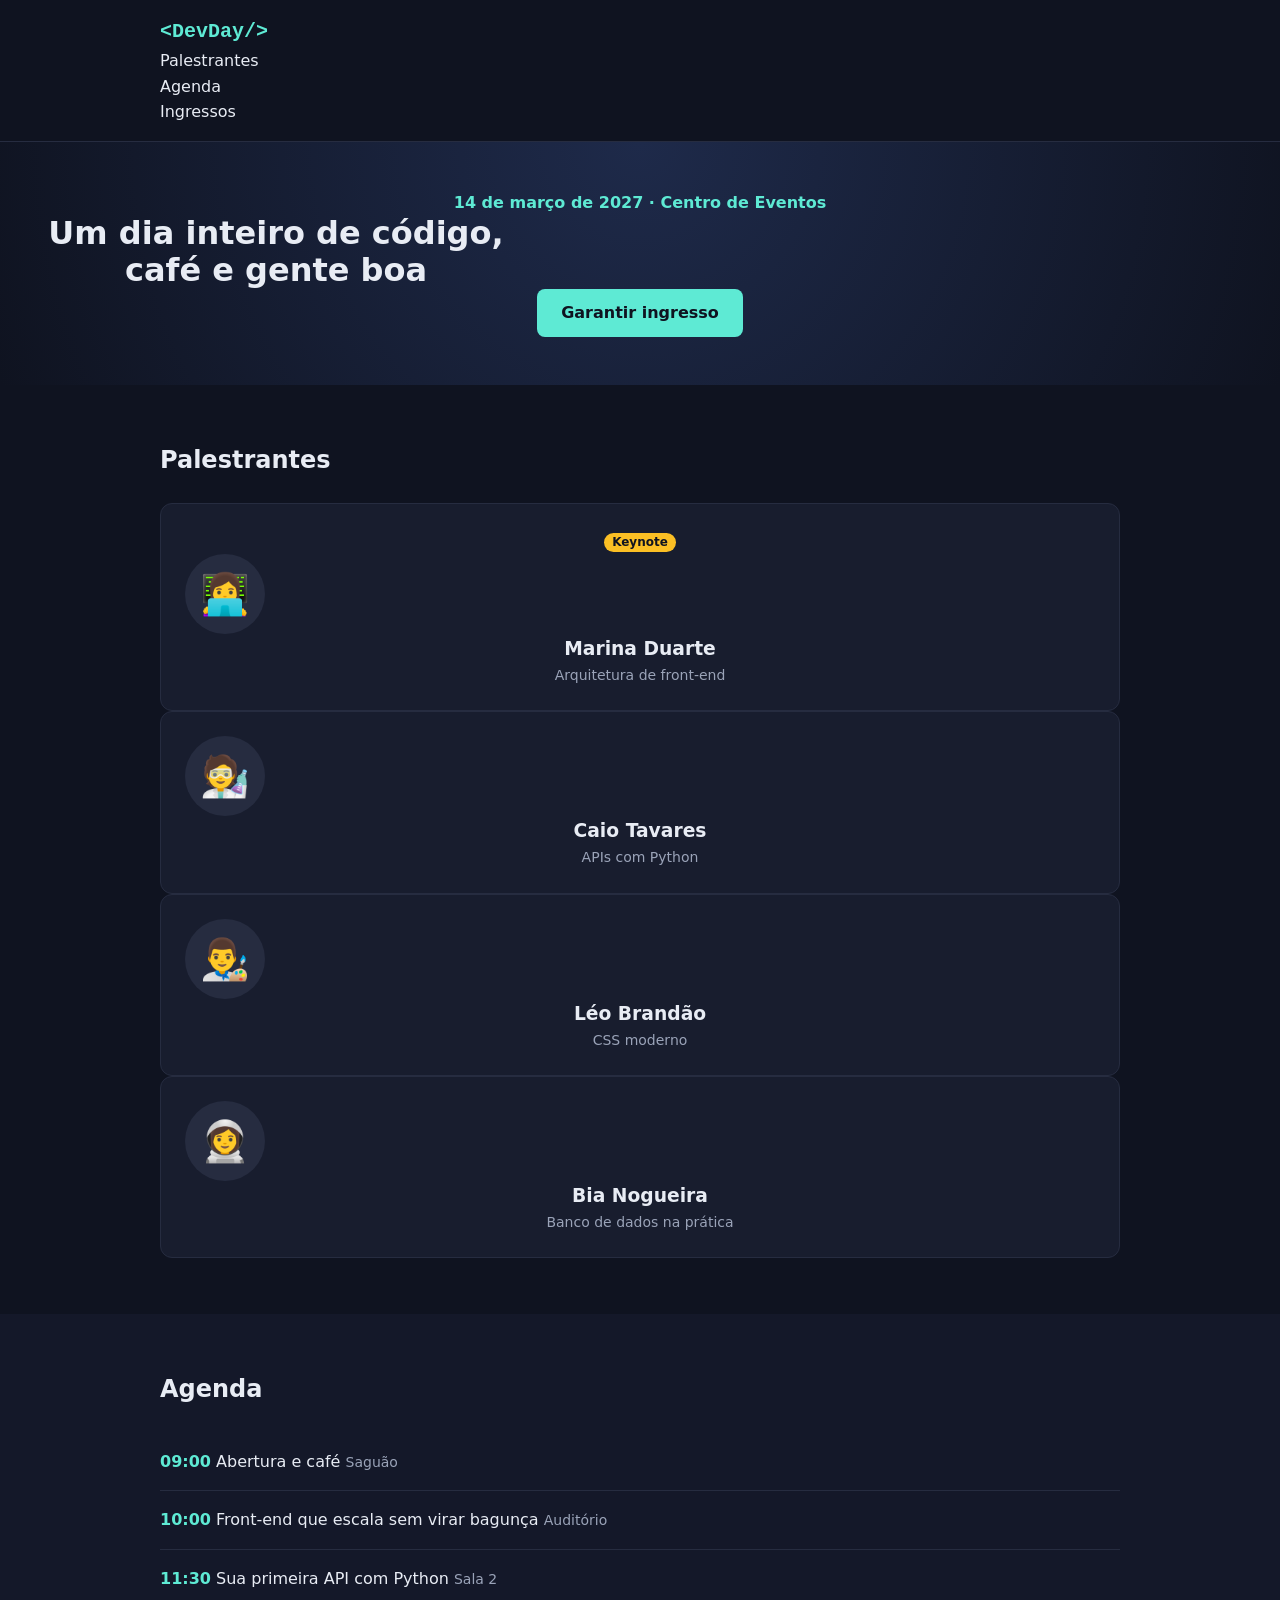
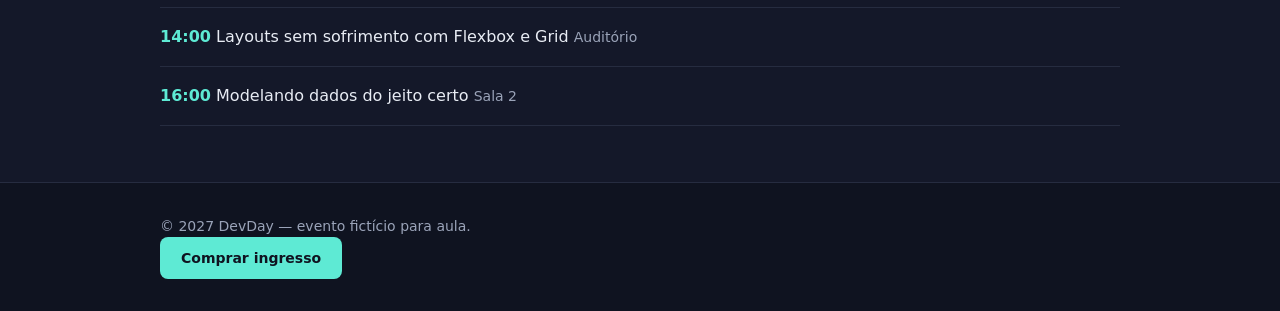
<file: CSS - 14-11-26/desafio/index.html>
<!DOCTYPE html>
<html lang="pt-BR">
<head>
  <meta charset="UTF-8">
  <meta name="viewport" content="width=device-width, initial-scale=1.0">
  <title>DevDay 2027</title>
  <!-- O enunciado está no arquivo enunciado.md, nesta mesma pasta. -->
  <style>
    /* ===== BASE (não mexer) ===== */
    * {
      box-sizing: border-box;
      margin: 0;
      padding: 0;
    }

    body {
      font-family: system-ui, sans-serif;
      line-height: 1.6;
      color: #e8ecf4;
      background-color: #0f1320;
    }

    a {
      color: inherit;
      text-decoration: none;
    }

    ul {
      list-style: none;
    }

    h1 {
      max-width: 16em;
      font-size: 2rem;
      line-height: 1.15;
    }

    h2 {
      margin-bottom: 1.5rem;
      font-size: 1.5rem;
    }

    .container {
      max-width: 1000px;
      margin: 0 auto;
      padding: 0 1.25rem;
    }

    section {
      padding: 3.5rem 0;
    }

    .botao {
      display: inline-block;
      padding: 0.7em 1.5em;
      font-weight: 700;
      color: #0f1320;
      background-color: #5eead4;
      border-radius: 8px;
    }

    .topo {
      padding: 1rem 0;
      background-color: #0f1320;
      border-bottom: 1px solid #262c40;
    }

    .logo {
      font-family: ui-monospace, Menlo, Consolas, monospace;
      font-size: 1.25rem;
      font-weight: 700;
      color: #5eead4;
    }

    .hero {
      padding: 3rem 1.25rem;
      text-align: center;
      background: radial-gradient(circle at top, #1e2a4a, #0f1320);
    }

    .hero-data {
      font-weight: 600;
      color: #5eead4;
    }

    .palestrante {
      padding: 1.5rem;
      text-align: center;
      background-color: #181d2e;
      border: 1px solid #262c40;
      border-radius: 12px;
    }

    .avatar {
      width: 80px;
      height: 80px;
      font-size: 2.5rem;
      line-height: 80px;
      background-color: #262c40;
      border-radius: 50%;
    }

    .palestrante p {
      font-size: 0.875rem;
      color: #9aa3b8;
    }

    .selo {
      padding: 0.2em 0.7em;
      font-size: 0.75rem;
      font-weight: 700;
      color: #0f1320;
      background-color: #fbbf24;
      border-radius: 999px;
    }

    .agenda {
      background-color: #141829;
    }

    .sessao {
      padding: 1rem 0;
      border-bottom: 1px solid #262c40;
    }

    .sessao-hora {
      font-weight: 700;
      font-variant-numeric: tabular-nums;
      color: #5eead4;
    }

    .sessao-sala {
      font-size: 0.875rem;
      color: #9aa3b8;
    }

    .rodape {
      padding: 2rem 0;
      font-size: 0.875rem;
      color: #9aa3b8;
      border-top: 1px solid #262c40;
    }

    /* ===== SEU CSS AQUI ===== */

  </style>
</head>
<body>

  <header class="topo">
    <div class="container topo-conteudo">
      <a class="logo" href="#">&lt;DevDay/&gt;</a>

      <nav aria-label="Principal">
        <ul class="menu">
          <li><a href="#palestrantes">Palestrantes</a></li>
          <li><a href="#agenda">Agenda</a></li>
          <li><a href="#ingressos">Ingressos</a></li>
        </ul>
      </nav>
    </div>
  </header>

  <main>

    <section class="hero">
      <p class="hero-data">14 de março de 2027 · Centro de Eventos</p>
      <h1>Um dia inteiro de código, café e gente boa</h1>
      <a class="botao" href="#ingressos">Garantir ingresso</a>
    </section>

    <section id="palestrantes">
      <div class="container">
        <h2>Palestrantes</h2>

        <div class="palestrantes-grade">
          <article class="palestrante">
            <span class="selo">Keynote</span>
            <div class="avatar" aria-hidden="true">👩‍💻</div>
            <h3>Marina Duarte</h3>
            <p>Arquitetura de front-end</p>
          </article>

          <article class="palestrante">
            <div class="avatar" aria-hidden="true">🧑‍🔬</div>
            <h3>Caio Tavares</h3>
            <p>APIs com Python</p>
          </article>

          <article class="palestrante">
            <div class="avatar" aria-hidden="true">👨‍🎨</div>
            <h3>Léo Brandão</h3>
            <p>CSS moderno</p>
          </article>

          <article class="palestrante">
            <div class="avatar" aria-hidden="true">👩‍🚀</div>
            <h3>Bia Nogueira</h3>
            <p>Banco de dados na prática</p>
          </article>
        </div>
      </div>
    </section>

    <section class="agenda" id="agenda">
      <div class="container">
        <h2>Agenda</h2>

        <ul class="agenda-lista">
          <li class="sessao">
            <time class="sessao-hora">09:00</time>
            <span class="sessao-titulo">Abertura e café</span>
            <span class="sessao-sala">Saguão</span>
          </li>
          <li class="sessao">
            <time class="sessao-hora">10:00</time>
            <span class="sessao-titulo">Front-end que escala sem virar bagunça</span>
            <span class="sessao-sala">Auditório</span>
          </li>
          <li class="sessao">
            <time class="sessao-hora">11:30</time>
            <span class="sessao-titulo">Sua primeira API com Python</span>
            <span class="sessao-sala">Sala 2</span>
          </li>
          <li class="sessao">
            <time class="sessao-hora">14:00</time>
            <span class="sessao-titulo">Layouts sem sofrimento com Flexbox e Grid</span>
            <span class="sessao-sala">Auditório</span>
          </li>
          <li class="sessao">
            <time class="sessao-hora">16:00</time>
            <span class="sessao-titulo">Modelando dados do jeito certo</span>
            <span class="sessao-sala">Sala 2</span>
          </li>
        </ul>
      </div>
    </section>

  </main>

  <footer class="rodape" id="ingressos">
    <div class="container rodape-conteudo">
      <p>© 2027 DevDay — evento fictício para aula.</p>
      <a class="botao" href="#">Comprar ingresso</a>
    </div>
  </footer>

</body>
</html>
</file>
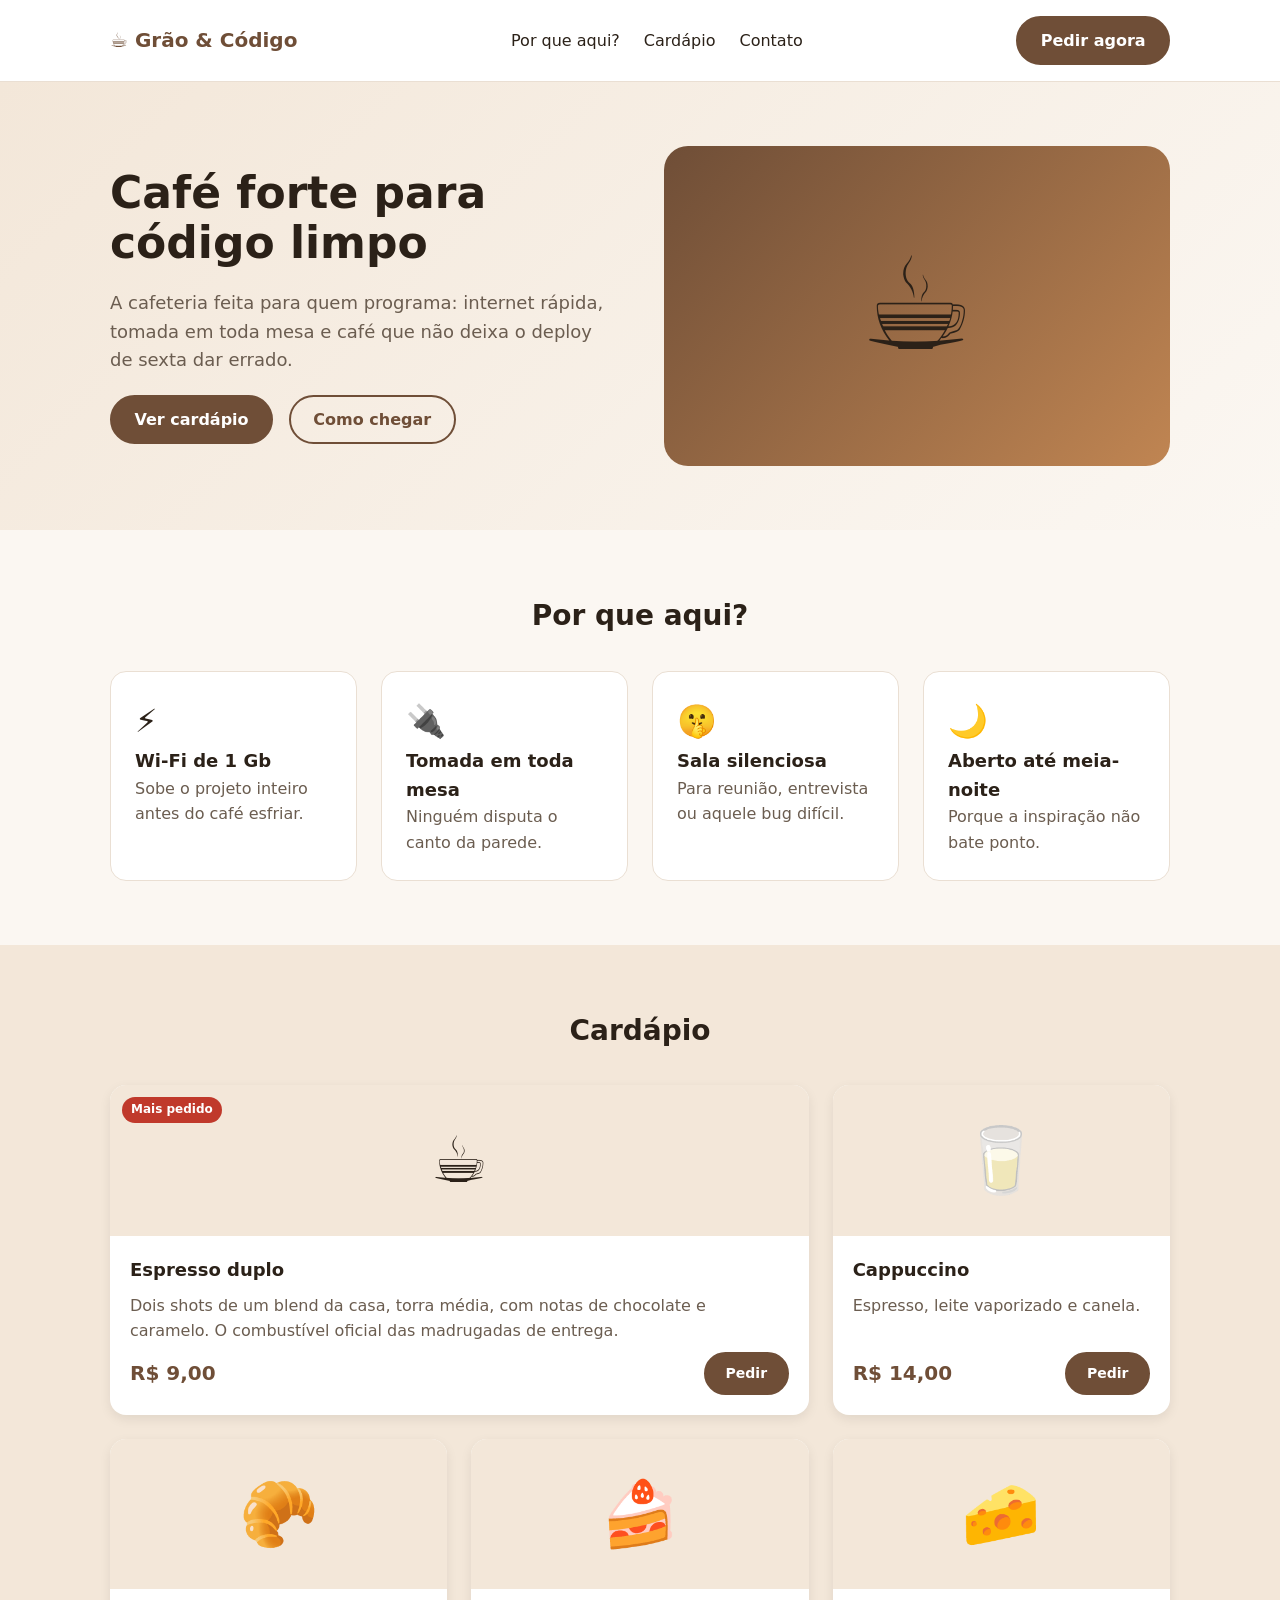
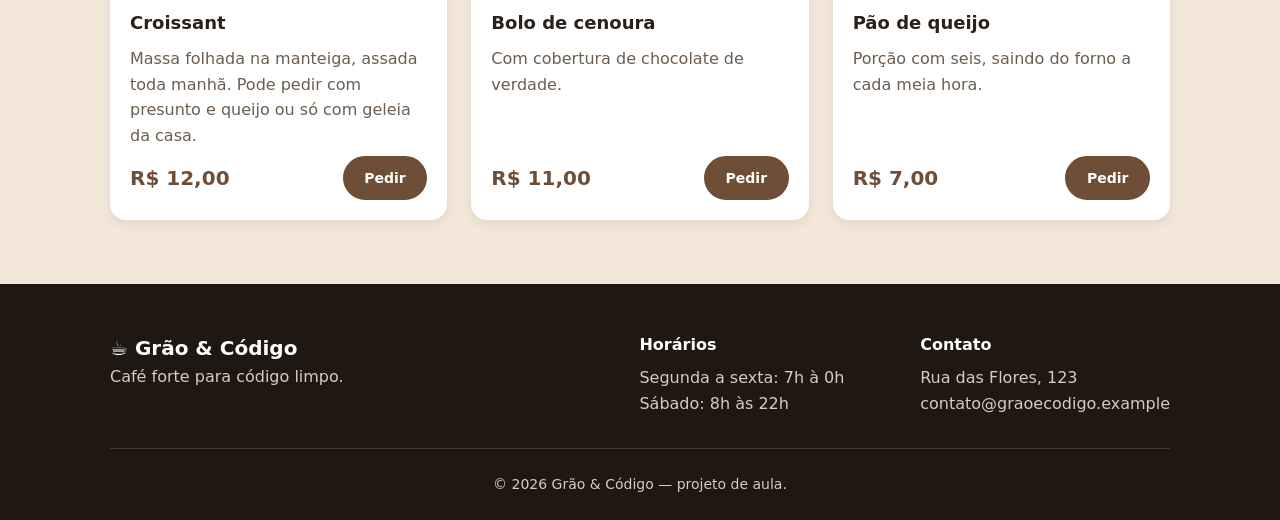
<file: CSS - 14-11-26/projeto/index.html>
<!DOCTYPE html>
<html lang="pt-BR">
<head>
  <meta charset="UTF-8">
  <meta name="viewport" content="width=device-width, initial-scale=1.0">
  <title>Grão &amp; Código — cafeteria para devs</title>
  <link rel="stylesheet" href="style.css">
</head>
<body>

  <header class="topo">
    <div class="container topo-conteudo">
      <a class="logo" href="#">☕ Grão &amp; Código</a>

      <nav aria-label="Principal">
        <ul class="menu">
          <li><a href="#vantagens">Por que aqui?</a></li>
          <li><a href="#cardapio">Cardápio</a></li>
          <li><a href="#contato">Contato</a></li>
        </ul>
      </nav>

      <a class="botao topo-botao" href="#cardapio">Pedir agora</a>
    </div>
  </header>

  <main>

    <section class="hero">
      <div class="container hero-conteudo">
        <div class="hero-texto">
          <h1>Café forte para código limpo</h1>
          <p>A cafeteria feita para quem programa: internet rápida, tomada em toda mesa e café que não deixa o deploy de sexta dar errado.</p>
          <div class="hero-acoes">
            <a class="botao" href="#cardapio">Ver cardápio</a>
            <a class="botao botao-secundario" href="#contato">Como chegar</a>
          </div>
        </div>

        <div class="hero-imagem" role="img" aria-label="Xícara de café">☕</div>
      </div>
    </section>

    <section class="vantagens" id="vantagens">
      <div class="container">
        <h2>Por que aqui?</h2>

        <div class="vantagens-lista">
          <article class="vantagem">
            <span class="vantagem-icone" aria-hidden="true">⚡</span>
            <h3>Wi-Fi de 1 Gb</h3>
            <p>Sobe o projeto inteiro antes do café esfriar.</p>
          </article>

          <article class="vantagem">
            <span class="vantagem-icone" aria-hidden="true">🔌</span>
            <h3>Tomada em toda mesa</h3>
            <p>Ninguém disputa o canto da parede.</p>
          </article>

          <article class="vantagem">
            <span class="vantagem-icone" aria-hidden="true">🤫</span>
            <h3>Sala silenciosa</h3>
            <p>Para reunião, entrevista ou aquele bug difícil.</p>
          </article>

          <article class="vantagem">
            <span class="vantagem-icone" aria-hidden="true">🌙</span>
            <h3>Aberto até meia-noite</h3>
            <p>Porque a inspiração não bate ponto.</p>
          </article>
        </div>
      </div>
    </section>

    <section class="cardapio" id="cardapio">
      <div class="container">
        <h2>Cardápio</h2>

        <div class="cardapio-grade">
          <article class="card card-destaque">
            <span class="selo">Mais pedido</span>
            <div class="card-foto" aria-hidden="true">☕</div>
            <div class="card-corpo">
              <h3>Espresso duplo</h3>
              <p>Dois shots de um blend da casa, torra média, com notas de chocolate e caramelo. O combustível oficial das madrugadas de entrega.</p>
              <div class="card-rodape">
                <strong class="preco">R$ 9,00</strong>
                <a class="botao botao-pequeno" href="#">Pedir</a>
              </div>
            </div>
          </article>

          <article class="card">
            <div class="card-foto" aria-hidden="true">🥛</div>
            <div class="card-corpo">
              <h3>Cappuccino</h3>
              <p>Espresso, leite vaporizado e canela.</p>
              <div class="card-rodape">
                <strong class="preco">R$ 14,00</strong>
                <a class="botao botao-pequeno" href="#">Pedir</a>
              </div>
            </div>
          </article>

          <article class="card">
            <div class="card-foto" aria-hidden="true">🥐</div>
            <div class="card-corpo">
              <h3>Croissant</h3>
              <p>Massa folhada na manteiga, assada toda manhã. Pode pedir com presunto e queijo ou só com geleia da casa.</p>
              <div class="card-rodape">
                <strong class="preco">R$ 12,00</strong>
                <a class="botao botao-pequeno" href="#">Pedir</a>
              </div>
            </div>
          </article>

          <article class="card">
            <div class="card-foto" aria-hidden="true">🍰</div>
            <div class="card-corpo">
              <h3>Bolo de cenoura</h3>
              <p>Com cobertura de chocolate de verdade.</p>
              <div class="card-rodape">
                <strong class="preco">R$ 11,00</strong>
                <a class="botao botao-pequeno" href="#">Pedir</a>
              </div>
            </div>
          </article>

          <article class="card">
            <div class="card-foto" aria-hidden="true">🧀</div>
            <div class="card-corpo">
              <h3>Pão de queijo</h3>
              <p>Porção com seis, saindo do forno a cada meia hora.</p>
              <div class="card-rodape">
                <strong class="preco">R$ 7,00</strong>
                <a class="botao botao-pequeno" href="#">Pedir</a>
              </div>
            </div>
          </article>
        </div>
      </div>
    </section>

  </main>

  <footer class="rodape" id="contato">
    <div class="container">
      <div class="rodape-conteudo">
        <div>
          <a class="logo" href="#">☕ Grão &amp; Código</a>
          <p>Café forte para código limpo.</p>
        </div>

        <div>
          <h3>Horários</h3>
          <p>Segunda a sexta: 7h à 0h</p>
          <p>Sábado: 8h às 22h</p>
        </div>

        <div>
          <h3>Contato</h3>
          <p>Rua das Flores, 123</p>
          <p>contato@graoecodigo.example</p>
        </div>
      </div>

      <p class="rodape-copy">© 2026 Grão &amp; Código — projeto de aula.</p>
    </div>
  </footer>

</body>
</html>
</file>
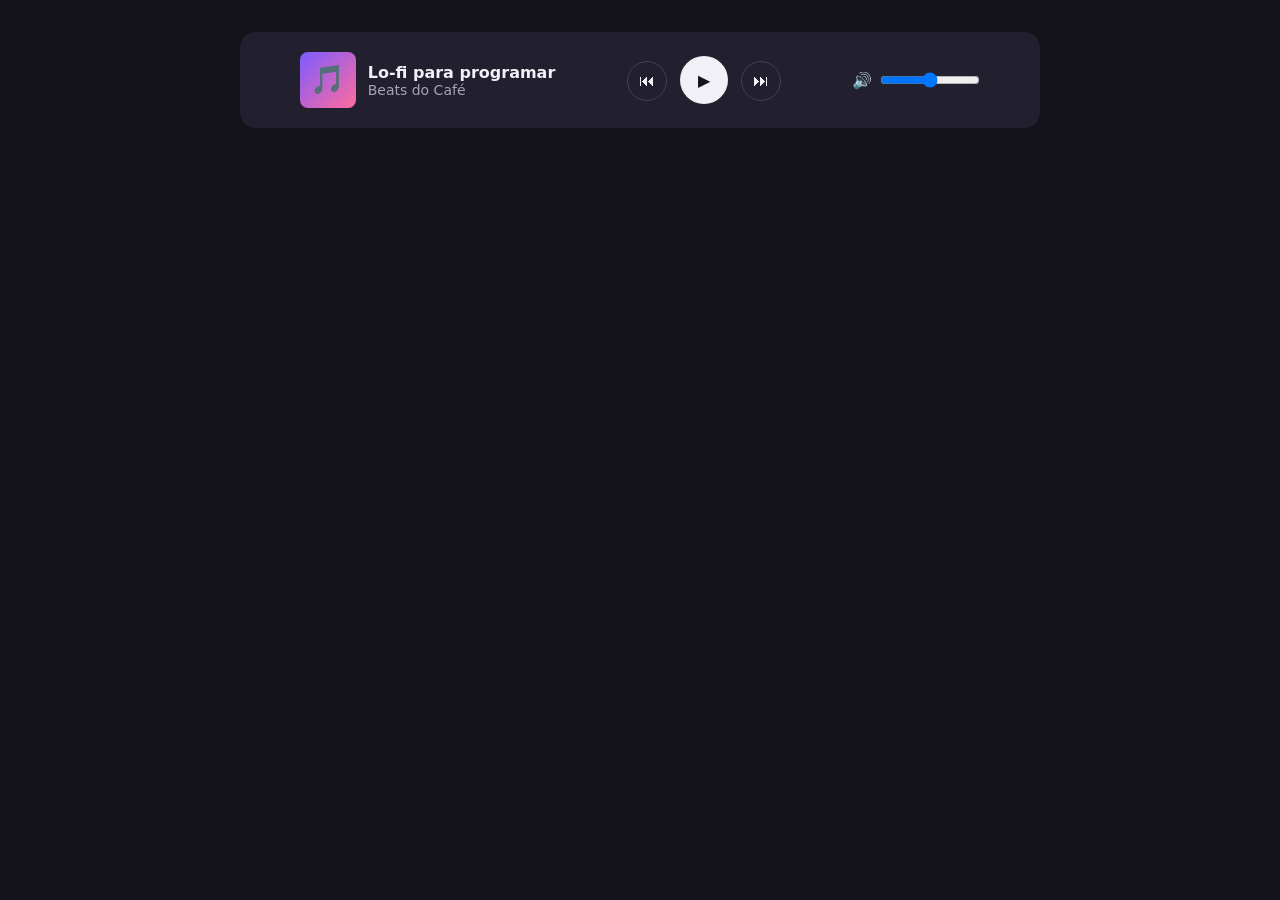
<file: CSS - 14-11-26/exercicios/a-player.html>
<!DOCTYPE html>
<html lang="pt-BR">
<head>
  <meta charset="UTF-8">
  <meta name="viewport" content="width=device-width, initial-scale=1.0">
  <title>Exercício A — Player de música</title>
  <!--
    EXERCÍCIO A — PLAYER DE MÚSICA

    Deixe a barra assim:

    ┌────────────────────────────────────────────────────────────────┐
    │ [🎵] Lo-fi para programar        ⏮   ▶   ⏭            🔊 ━━━━  │
    │      Beats do Café                                             │
    └────────────────────────────────────────────────────────────────┘

    Requisitos
    1. Três grupos na mesma linha: música à esquerda, controles no meio, volume à direita.
    2. Os três grupos alinhados pelo centro na vertical.
    3. A capa fica ao lado do nome da música, com 0.75rem de espaço entre elas.
    4. Os três botões ficam lado a lado, com 0.5rem de espaço entre eles.

    Regras
    - Não mexa no HTML nem no CSS da base.
    - Antes de digitar, responda no papel: quem é o pai? Qual a direção? Como distribuo o espaço?
  -->
  <style>
    /* ===== BASE (não mexer) ===== */
    * {
      box-sizing: border-box;
      margin: 0;
      padding: 0;
    }

    body {
      padding: 2rem 1rem;
      font-family: system-ui, sans-serif;
      color: #f2f0f7;
      background-color: #14121a;
    }

    .player {
      max-width: 800px;
      margin: 0 auto;
      padding: 1rem 1.5rem;
      background-color: #221f2e;
      border-radius: 16px;
    }

    .capa {
      width: 56px;
      height: 56px;
      font-size: 1.75rem;
      line-height: 56px;
      text-align: center;
      background: linear-gradient(135deg, #7c5cff, #ff6b9d);
      border-radius: 8px;
    }

    .faixa-info strong,
    .faixa-info span {
      display: block;
    }

    .faixa-info span {
      font-size: 0.875rem;
      color: #a7a2b8;
    }

    button {
      width: 40px;
      height: 40px;
      font-size: 1rem;
      color: inherit;
      background-color: transparent;
      border: 1px solid #453f5c;
      border-radius: 50%;
      cursor: pointer;
    }

    .play {
      width: 48px;
      height: 48px;
      color: #14121a;
      background-color: #f2f0f7;
      border: none;
    }

    input {
      width: 100px;
    }

    /* ===== SEU CSS AQUI ===== */
   .player{
      display: flex;
      justify-content: space-around;
      align-items: center;
    }
    .faixa{
      display: flex;
      gap:0.75rem;
      align-items: center;
    }
    .play{
      margin: 0.5rem;
    }
    .volume{
      display: flex;
      align-items: center;
      gap: 0.5rem;
    }
    
  
  </style>
</head>
<body>

  <div class="player">
    <div class="faixa">
      <div class="capa" aria-hidden="true">🎵</div>
      <div class="faixa-info">
        <strong>Lo-fi para programar</strong>
        <span>Beats do Café</span>
      </div>
    </div>

    <div class="controles">
      <button aria-label="Anterior">⏮</button>
      <button class="play" aria-label="Tocar">▶</button>
      <button aria-label="Próxima">⏭</button>
    </div>

    <div class="volume">
      <span aria-hidden="true">🔊</span>
      <input type="range" aria-label="Volume">
    </div>
  </div>

</body>
</html>
</file>
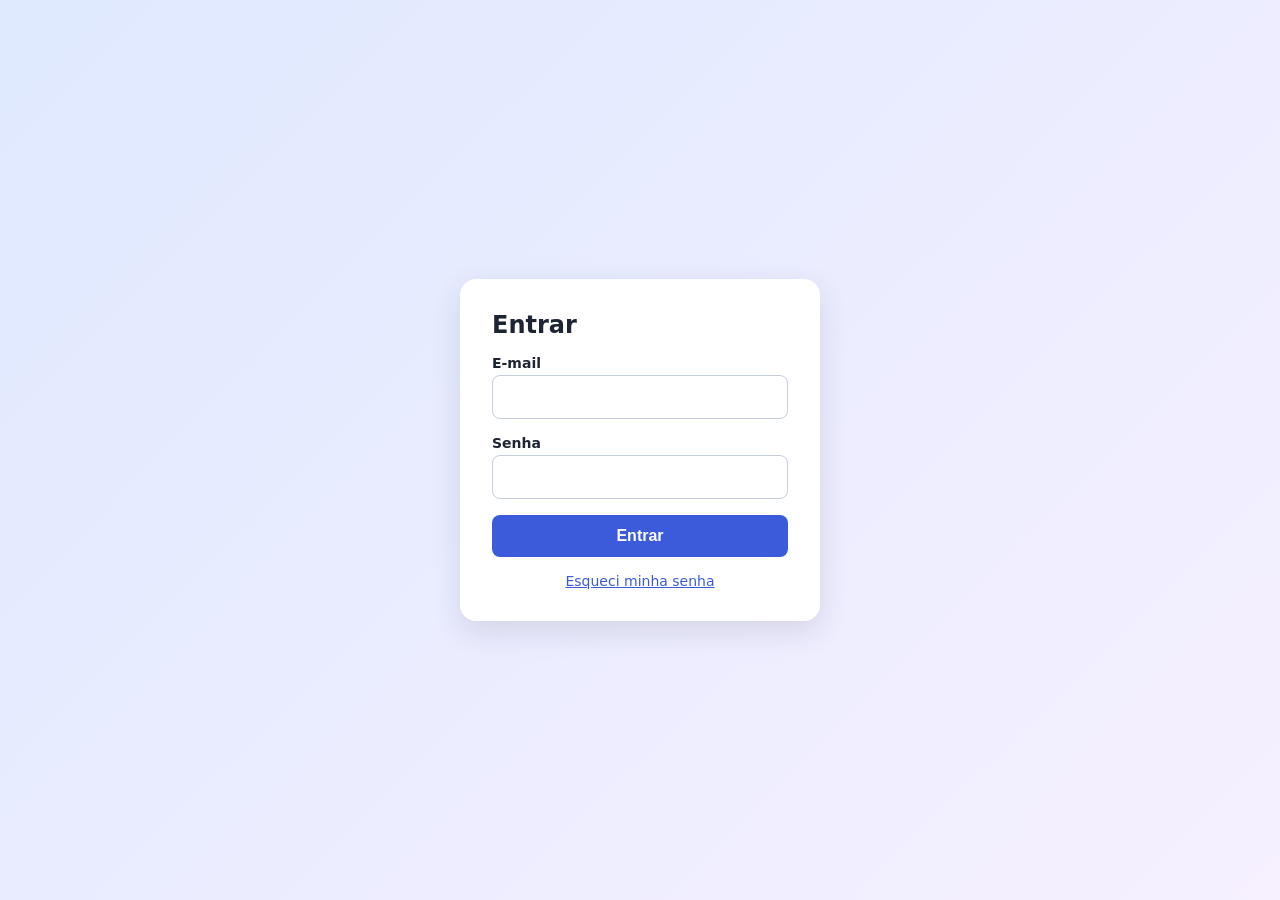
<file: CSS - 14-11-26/exercicios/b-login.html>
<!DOCTYPE html>
<html lang="pt-BR">
<head>
  <meta charset="UTF-8">
  <meta name="viewport" content="width=device-width, initial-scale=1.0">
  <title>Exercício B — Tela de login</title>
  <!--
    EXERCÍCIO B — TELA DE LOGIN

    Deixe a tela assim:

    ┌─────────────────── janela inteira ───────────────────┐
    │                                                      │
    │                  ┌───────────────┐                   │
    │                  │ Entrar        │                   │
    │                  │ E-mail        │                   │
    │                  │ [___________] │                   │
    │                  │ Senha         │                   │
    │                  │ [___________] │                   │
    │                  │ [  Entrar   ] │                   │
    │                  │  Esqueci...   │                   │
    │                  └───────────────┘                   │
    │                                                      │
    └──────────────────────────────────────────────────────┘

    Requisitos
    1. O cartão fica no centro exato da janela, na horizontal E na vertical,
       e continua no centro quando você redimensiona a janela.
    2. Dentro do cartão, tudo empilhado, com 1rem de espaço entre os itens.
    3. Em cada campo, o texto fica em cima e o input embaixo, ocupando a
       largura toda, com 0.25rem entre eles.

    Regras
    - Não mexa no HTML nem no CSS da base.
    - Se centralizou na horizontal mas não na vertical: qual é a altura do pai?
      Use o DevTools para ver.
  -->
  <style>
    /* ===== BASE (não mexer) ===== */
    * {
      box-sizing: border-box;
      margin: 0;
      padding: 0;
    }

    body {
      font-family: system-ui, sans-serif;
      color: #1d2433;
      background: linear-gradient(135deg, #dfe9ff, #f6f0ff);
    }

    .tela {
      padding: 1rem;
    }

    .login {
      width: 100%;
      max-width: 360px;
      padding: 2rem;
      background-color: white;
      border-radius: 16px;
      box-shadow: 0 10px 30px rgba(29, 36, 51, 0.12);
    }

    .login h1 {
      font-size: 1.5rem;
    }

    .login label {
      font-size: 0.875rem;
      font-weight: 600;
    }

    .login input {
      padding: 0.75rem;
      font-size: 1rem;
      border: 1px solid #c6cede;
      border-radius: 8px;
    }

    .login button {
      padding: 0.75rem;
      font-size: 1rem;
      font-weight: 600;
      color: white;
      background-color: #3b5bdb;
      border: none;
      border-radius: 8px;
      cursor: pointer;
    }

    .login a {
      font-size: 0.875rem;
      text-align: center;
      color: #3b5bdb;
    }

    /* ===== SEU CSS AQUI ===== */
    .tela{
      display: flex;
      align-items: center;
      justify-content: center;
      min-height: 100vh;
    }
    .login{
      display: flex;
      flex-direction: column;
      justify-content: center;
      align-items: left;
      gap: 1rem;
    }
    label{
      display: flex;
      justify-content: left;
      flex-direction: column;
      gap: 0.25rem;
    }

  </style>
</head>
<body>

  <main class="tela">
    <form class="login">
      <h1>Entrar</h1>

      <label>
        E-mail
        <input type="email" name="email" required>
      </label>

      <label>
        Senha
        <input type="password" name="senha" required>
      </label>

      <button type="submit">Entrar</button>
      <a href="#">Esqueci minha senha</a>
    </form>
  </main>

</body>
</html>
</file>
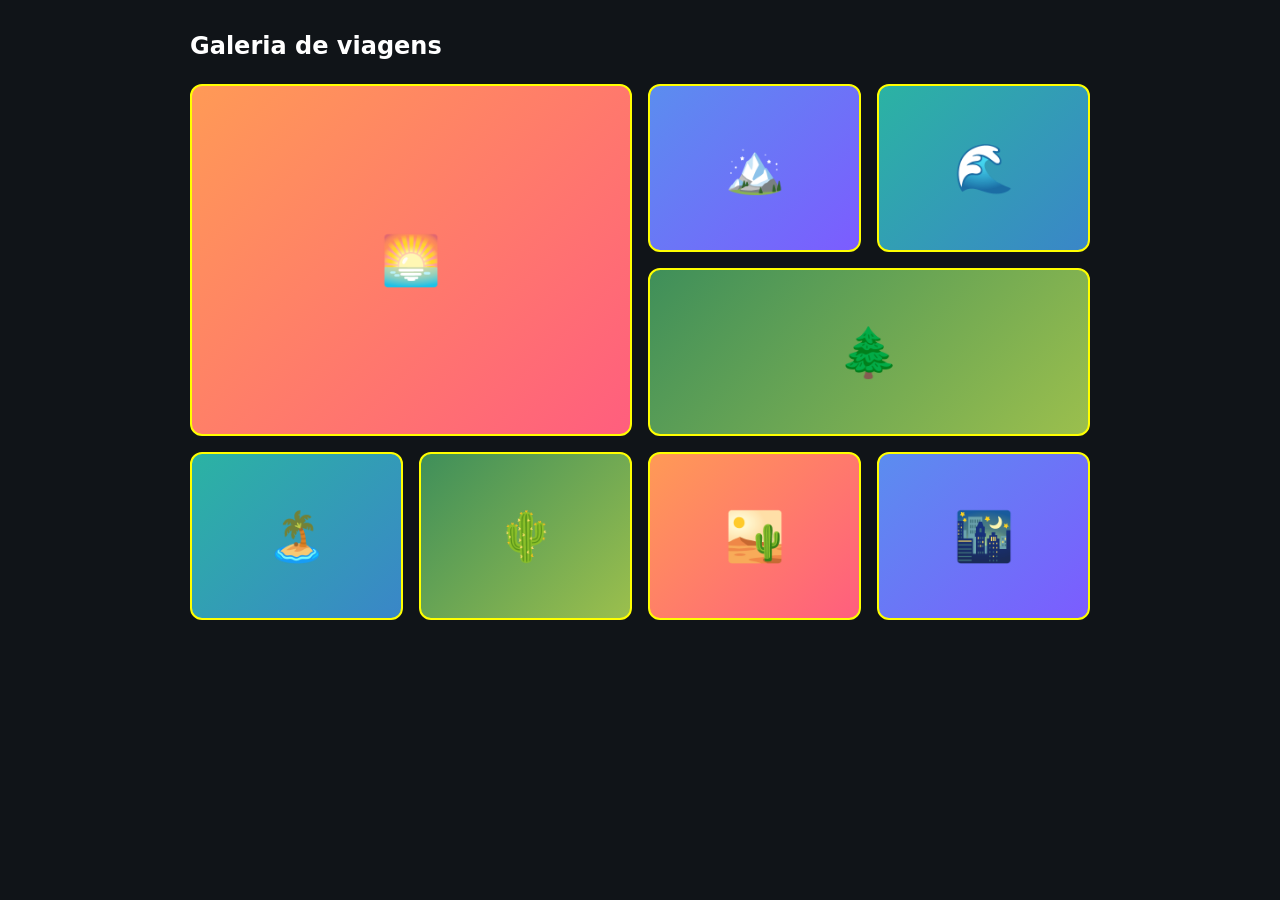
<file: CSS - 14-11-26/exercicios/c-galeria.html>
<!DOCTYPE html>
<html lang="pt-BR">

<head>
  <meta charset="UTF-8">
  <meta name="viewport" content="width=device-width, initial-scale=1.0">
  <title>Exercício C — Galeria</title>
  <!--
    EXERCÍCIO C — GALERIA DE FOTOS

    Deixe a galeria assim:

    ┌───────────────┬───────┬───────┐
    │               │   2   │   3   │
    │  1 (grande)   ├───────┴───────┤
    │               │   4 (larga)   │
    ├───────┬───────┼───────┬───────┤
    │   5   │   6   │   7   │   8   │
    └───────┴───────┴───────┴───────┘

    Requisitos
    1. Quatro colunas de mesma largura, com 1rem de espaço entre as fotos.
    2. Todas as linhas com 160px de altura. Dica: procure por grid-auto-rows.
    3. A foto 1 ocupa 2 colunas e 2 linhas. A foto 4 ocupa 2 colunas.
    4. O emoji fica no centro exato de cada foto (você já fez isso hoje de manhã).

    Regras
    - Não mexa no HTML nem no CSS da base.
    - Você já sabe fazer um item ocupar 2 colunas. Como seria para ocupar 2 linhas?
  -->
  <style>
    /* ===== BASE (não mexer) ===== */
    * {
      box-sizing: border-box;
      margin: 0;
      padding: 0;
    }

    body {
      padding: 2rem 1rem;
      font-family: system-ui, sans-serif;
      color: white;
      background-color: #101418;
    }

    h1 {
      max-width: 900px;
      margin: 0 auto 1.5rem;
      font-size: 1.5rem;
    }

    .galeria {
      max-width: 900px;
      margin: 0 auto;
    }

    .foto {
      font-size: 3rem;
      border-radius: 12px;
    }

    .cor-a {
      background: linear-gradient(135deg, #ff9a56, #ff5e7e);
    }

    .cor-b {
      background: linear-gradient(135deg, #5b8def, #7c5cff);
    }

    .cor-c {
      background: linear-gradient(135deg, #2bb3a3, #3a86c8);
    }

    .cor-d {
      background: linear-gradient(135deg, #3f8f5a, #9bbf4d);
    }

    /* ===== SEU CSS AQUI ===== */
    .galeria {
      display: grid;
      grid-template-columns: 1fr 1fr 1fr 1fr;
      grid-template-rows: 1fr 1fr 1fr 1fr;
      height: 80vh;
      grid-auto-rows: 160px;
      gap: 1rem;
      
    }

    .foto-grande {
      grid-column: span 2;
      grid-row: span 2;
    }

    .foto-larga {
      grid-column: span 2;
    }
    .foto{
      display: flex;
      justify-content: center;
      align-items: center;
      border: 2px, solid yellow;
    }
  </style>
</head>

<body>

  <h1>Galeria de viagens</h1>

  <main class="galeria">
    <div class="foto foto-grande cor-a">🌅</div>
    <div class="foto cor-b">🏔️</div>
    <div class="foto cor-c">🌊</div>
    <div class="foto foto-larga cor-d">🌲</div>
    <div class="foto cor-c">🏝️</div>
    <div class="foto cor-d">🌵</div>
    <div class="foto cor-a">🏜️</div>
    <div class="foto cor-b">🌃</div>
  </main>

</body>

</html>
</file>
<file: CSS - 14-11-26/projeto/style.css>
/* =========================================================
   Grão & Código — ponto de partida da aula
   ========================================================= */

/* ===== BASE: cores, fontes e espaçamentos (já vem pronto) ===== */
* {
  box-sizing: border-box;
  margin: 0;
  padding: 0;
}

body {
  font-family: system-ui, -apple-system, "Segoe UI", Roboto, sans-serif;
  line-height: 1.6;
  color: #2b2118;
  background-color: var(--cor-fundo);
}

a {
  color: inherit;
  text-decoration: none;
}

ul {
  list-style: none;
}

h1 {
  font-size: 2.75rem;
  line-height: 1.15;
}

h2 {
  font-size: 1.75rem;
  text-align: center;
  margin-bottom: 2rem;
}

h3 {
  font-size: 1.125rem;
}

.container {
  max-width: 1100px;
  margin: 0 auto;
  padding: 0 1.25rem;
}

section {
  padding: 4rem 0;
}

/* Botões */
.botao {
  display: inline-block;
  padding: 0.6em 1.4em;
  font-weight: 600;
  color: white;
  background-color: var(--cor-primaria);
  border: 2px solid var(--cor-primaria);
  border-radius: 999px;
}

.botao:hover {
  background-color: var(--cor-primaria-escura);
  border-color: var(--cor-primaria-escura);
}

.botao-secundario {
  color: var(--cor-primaria);
  background-color: transparent;
}

.botao-secundario:hover {
  color: white;
}

.botao-pequeno {
  font-size: 0.875rem;
}

/* Topo */
.topo {
  padding: 1rem 0;
  background-color: var(--cor-superficie);
  border-bottom: 1px solid var(--cor-borda);
  position: sticky;
  top: 0;
  z-index: 10;
}

.logo {
  font-size: 1.25rem;
  font-weight: 700;
  color: var(--cor-primaria);
}

.menu a {
  font-weight: 500;
}

.menu a:hover {
  color: var(--cor-primaria);
}

/* Hero */
.hero {
  background: linear-gradient(135deg, var(--cor-fundo-alt), var(--cor-fundo));
}

.hero p {
  font-size: 1.125rem;
  color: #6b5d50;
}

.hero-imagem {
  height: 320px;
  font-size: 8rem;
  border-radius: 24px;
  background: linear-gradient(135deg, var(--cor-primaria), #c08552);
}

/* Vantagens */
.vantagem {
  padding: 1.5rem;
  background-color: var(--cor-superficie);
  border: 1px solid var(--cor-borda);
  border-radius: 16px;
}

.vantagem-icone {
  display: block;
  font-size: 2rem;
}

.vantagem p {
  color: #6b5d50;
}

/* Cardápio */
.cardapio {
  background-color: var(--cor-fundo-alt);
}

.card {
  background-color: var(--cor-superficie);
  border-radius: 16px;
  box-shadow: 0 4px 12px rgba(0, 0, 0, 0.08);
}

.card-foto {
  padding: 1.5rem;
  font-size: 4rem;
  text-align: center;
  background-color: var(--cor-fundo-alt);
}

.card-corpo {
  padding: 1.25rem;
}

.card p {
  color: #6b5d50;
}

.preco {
  font-size: 1.25rem;
  color: var(--cor-primaria);
}

.selo {
  padding: 0.25em 0.75em;
  font-size: 0.75rem;
  font-weight: 700;
  color: white;
  background-color: #c0392b;
  border-radius: 999px;
  position: absolute;
  top: 0.75rem;
  left: 0.75rem;
}

/* Rodapé */
.rodape {
  padding: 3rem 0 1.5rem;
  color: #d9cbbd;
  background-color: #1f1711;
}

.rodape h3 {
  margin-bottom: 0.5rem;
  font-size: 1rem;
  color: white;
}

.rodape .logo {
  color: white;
}

.rodape-copy {
  margin-top: 2rem;
  padding-top: 1.5rem;
  font-size: 0.875rem;
  text-align: center;
  border-top: 1px solid #4a3b2e;
}

/* ===== LAYOUT: é aqui que vamos escrever hoje ===== */

/* ===== ETAPA 0 — VARIÁVEIS ===== */
:root {
  --cor-primaria: #6f4e37;
  --cor-primaria-escura: #543a28;
  --cor-texto: #2b2118;
  --cor-texto-suave: #6b5d50;
  --cor-fundo: #fbf7f2;
  --cor-fundo-alt: #f3e7d9;
  --cor-superficie: #ffffff;
  --cor-borda: #eadfd3;
}

/* ===== BASE: cores, fontes e espaçamentos (já vem pronto) ===== */
* {
  box-sizing: border-box;
  margin: 0;
  padding: 0;
}

body {
  font-family: system-ui, -apple-system, "Segoe UI", Roboto, sans-serif;
  line-height: 1.6;
  color: var(--cor-texto);
  background-color: var(--cor-fundo);
}

a {
  color: inherit;
  text-decoration: none;
}

ul {
  list-style: none;
}

h1 {
  font-size: 2rem;
  line-height: 1.15;
}

h2 {
  font-size: 1.75rem;
  text-align: center;
  margin-bottom: 2rem;
}

h3 {
  font-size: 1.125rem;
}

.container {
  max-width: 1100px;
  margin: 0 auto;
  padding: 0 1.25rem;
}

section {
  padding: 4rem 0;
}

/* Botões */
.botao {
  display: inline-block;
  padding: 0.6em 1.4em;
  font-weight: 600;
  color: white;
  background-color: var(--cor-primaria);
  border: 2px solid var(--cor-primaria);
  border-radius: 999px;
}

.botao:hover {
  background-color: var(--cor-primaria-escura);
  border-color: var(--cor-primaria-escura);
}

.botao-secundario {
  color: var(--cor-primaria);
  background-color: transparent;
}

.botao-secundario:hover {
  color: white;
}

.botao-pequeno {
  font-size: 0.875rem;
}

/* Topo */
.topo {
  padding: 1rem 0;
  background-color: var(--cor-superficie);
  border-bottom: 1px solid var(--cor-borda);
}

.logo {
  font-size: 1.25rem;
  font-weight: 700;
  color: var(--cor-primaria);
}

.menu a {
  font-weight: 500;
}

.menu a:hover {
  color: var(--cor-primaria);
}

/* Hero */
.hero {
  background: linear-gradient(135deg, var(--cor-fundo-alt), var(--cor-fundo));
}

.hero p {
  font-size: 1.125rem;
  color: var(--cor-texto-suave);
}

.hero-imagem {
  height: 320px;
  font-size: 8rem;
  border-radius: 24px;
  background: linear-gradient(135deg, var(--cor-primaria), #c08552);
}

/* Vantagens */
.vantagem {
  padding: 1.5rem;
  background-color: var(--cor-superficie);
  border: 1px solid var(--cor-borda);
  border-radius: 16px;
}

.vantagem-icone {
  display: block;
  font-size: 2rem;
}

.vantagem p {
  color: var(--cor-texto-suave);
}

/* Cardápio */
.cardapio {
  background-color: var(--cor-fundo-alt);
}

.card {
  background-color: var(--cor-superficie);
  border-radius: 16px;
  box-shadow: 0 4px 12px rgba(0, 0, 0, 0.08);
}

.card-foto {
  padding: 1.5rem;
  font-size: 4rem;
  text-align: center;
  background-color: var(--cor-fundo-alt);
}

.card-corpo {
  padding: 1.25rem;
}

.card p {
  color: var(--cor-texto-suave);
}

.preco {
  font-size: 1.25rem;
  color: var(--cor-primaria);
}

.selo {
  padding: 0.25em 0.75em;
  font-size: 0.75rem;
  font-weight: 700;
  color: white;
  background-color: #c0392b;
  border-radius: 999px;
}

/* Rodapé */
.rodape {
  padding: 3rem 0 1.5rem;
  color: #d9cbbd;
  background-color: #1f1711;
}

.rodape h3 {
  margin-bottom: 0.5rem;
  font-size: 1rem;
  color: white;
}

.rodape .logo {
  color: white;
}

.rodape-copy {
  margin-top: 2rem;
  padding-top: 1.5rem;
  font-size: 0.875rem;
  text-align: center;
  border-top: 1px solid #4a3b2e;
}

/* ===== LAYOUT (escrito na aula) ===== */

/* --- Etapa 1: topo (Flexbox) | Etapa 5: sticky --- */
.topo {
  position: sticky;
  top: 0;
  z-index: 10;
}

.topo-conteudo {
  display: flex;
  flex-direction: column;
  align-items: center;
  gap: 0.75rem;
}

.menu {
  display: flex;
  gap: 1.5rem;
}

.topo-botao {
  display: none;
}

/* --- Etapa 2: hero (Flexbox) --- */
.hero-conteudo {
  display: flex;
  flex-direction: column;
  gap: 2rem;
}

.hero-texto {
  display: flex;
  flex-direction: column;
  gap: 1.25rem;
}

.hero-acoes {
  display: flex;
  flex-wrap: wrap;
  gap: 1rem;
}

.hero-imagem {
  display: flex;
  justify-content: center;
  align-items: center;
}

/* --- Etapa 3: vantagens (flex-wrap) --- */
.vantagens-lista {
  display: flex;
  flex-wrap: wrap;
  gap: 1.5rem;
}

.vantagem {
  flex: 1 1 220px;
}

/* --- Etapa 4: cardápio (Grid por fora, Flexbox por dentro) --- */
.cardapio-grade {
  display: grid;
  grid-template-columns: 1fr;
  gap: 1.5rem;
}

.card {
  position: relative; /* Etapa 5: referência do selo */
  display: flex;
  flex-direction: column;
  overflow: hidden;
}

.card-corpo {
  flex: 1;
  display: flex;
  flex-direction: column;
  gap: 0.5rem;
}

.card-rodape {
  display: flex;
  justify-content: space-between;
  align-items: center;
  margin-top: auto;
}

.rodape-conteudo {
  display: grid;
  grid-template-columns: 1fr;
  gap: 2rem;
}

/* --- Etapa 5: position --- */
.selo {
  position: absolute;
  top: 0.75rem;
  left: 0.75rem;
}

/* --- Etapa 6: responsividade (mobile-first) --- */
@media (min-width: 768px) {
  h1 {
    font-size: 2.75rem;
  }

  .topo-conteudo {
    flex-direction: row;
    justify-content: space-between;
  }

  .topo-botao {
    display: inline-block;
  }

  .hero-conteudo {
    flex-direction: row;
    align-items: center;
    gap: 3rem;
  }

  .hero-texto,
  .hero-imagem {
    flex: 1;
  }

  .cardapio-grade {
    grid-template-columns: repeat(2, 1fr);
  }

  .card-destaque {
    grid-column: span 2;
  }

  .rodape-conteudo {
    grid-template-columns: 2fr 1fr 1fr;
  }
}

@media (min-width: 1024px) {
  .cardapio-grade {
    grid-template-columns: repeat(3, 1fr);
  }

@media (prefers-color-scheme: dark){
  :root {
    --cor-primaria: #6f4e37;
    --cor-primaria-escura: #96643a;
    --cor-texto: #f3d7d9;
    --cor-texto-suave: #c9b8a6;
    --cor-fundo: #1b1410;
    --cor-fundo-alt: #241b15;
    --cor-superficie: #2e231b;
    --cor-borda: #45362a;
  }
}
</file>
